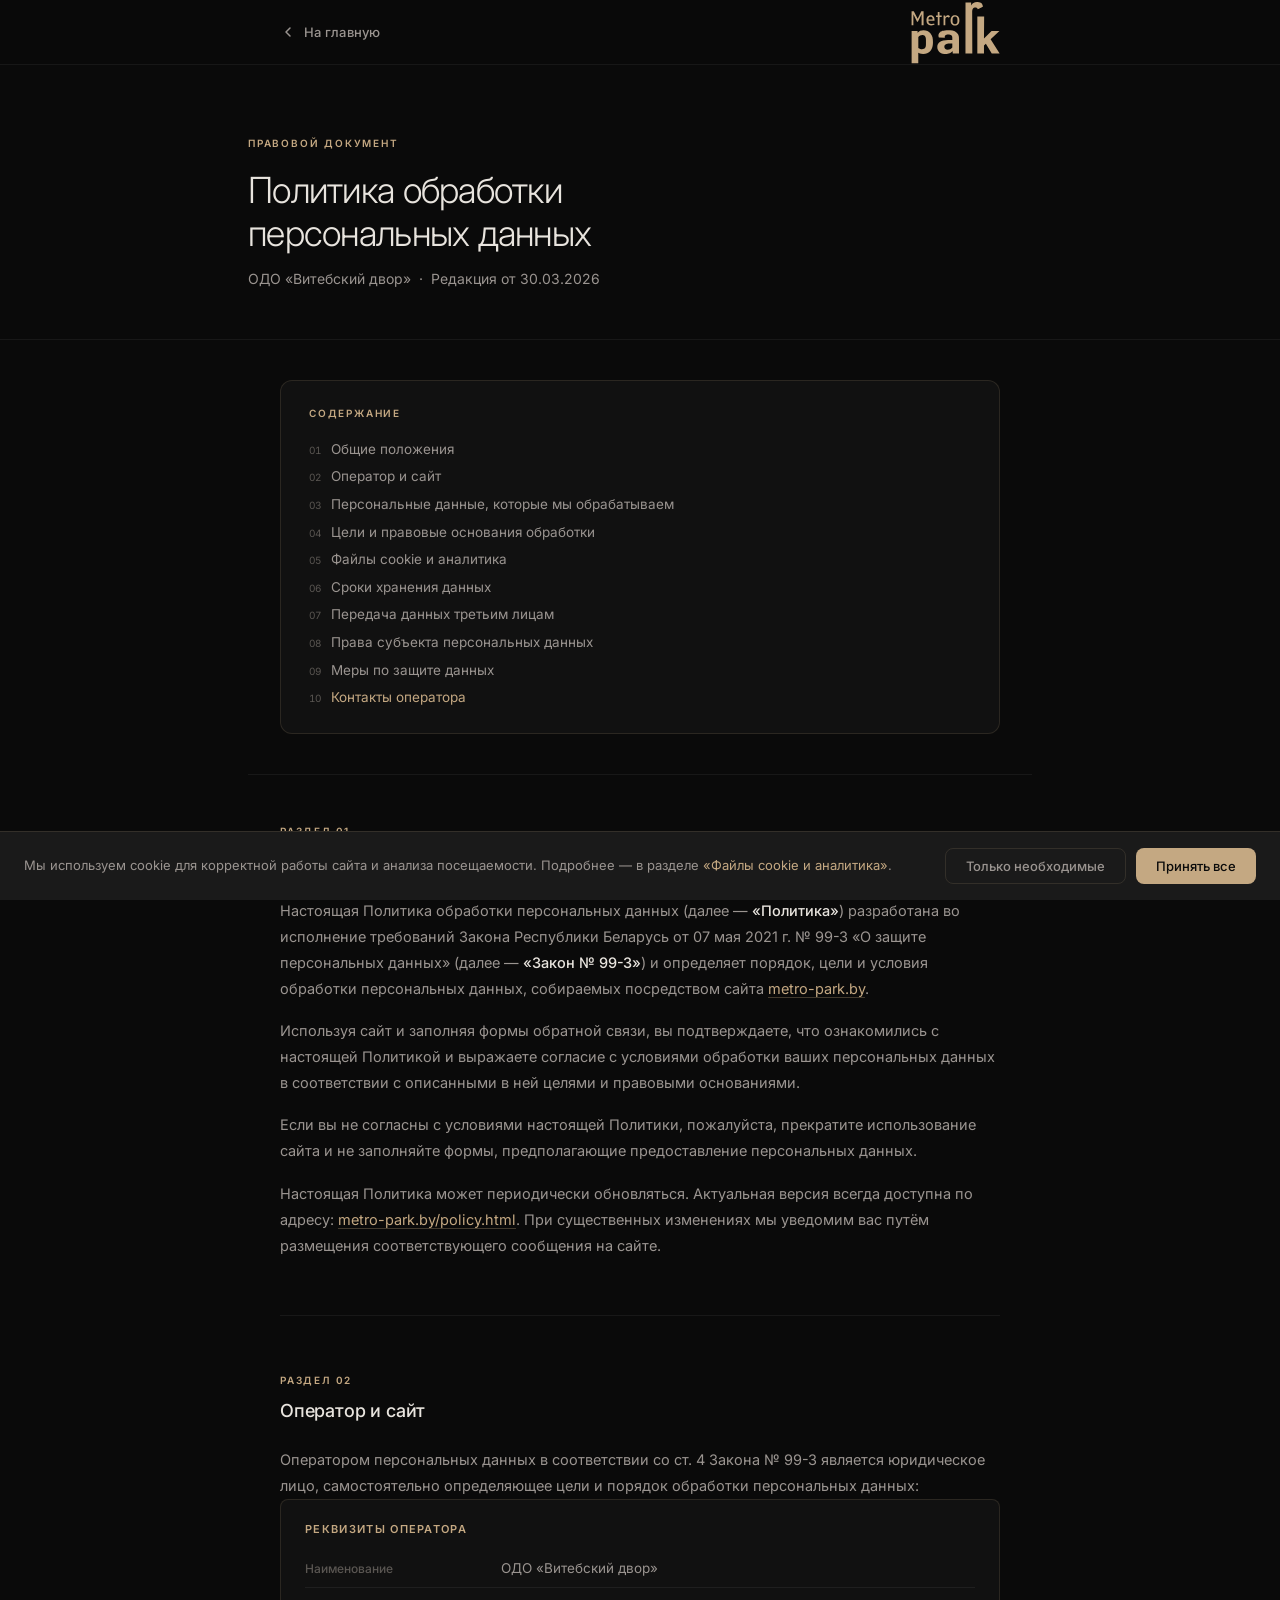
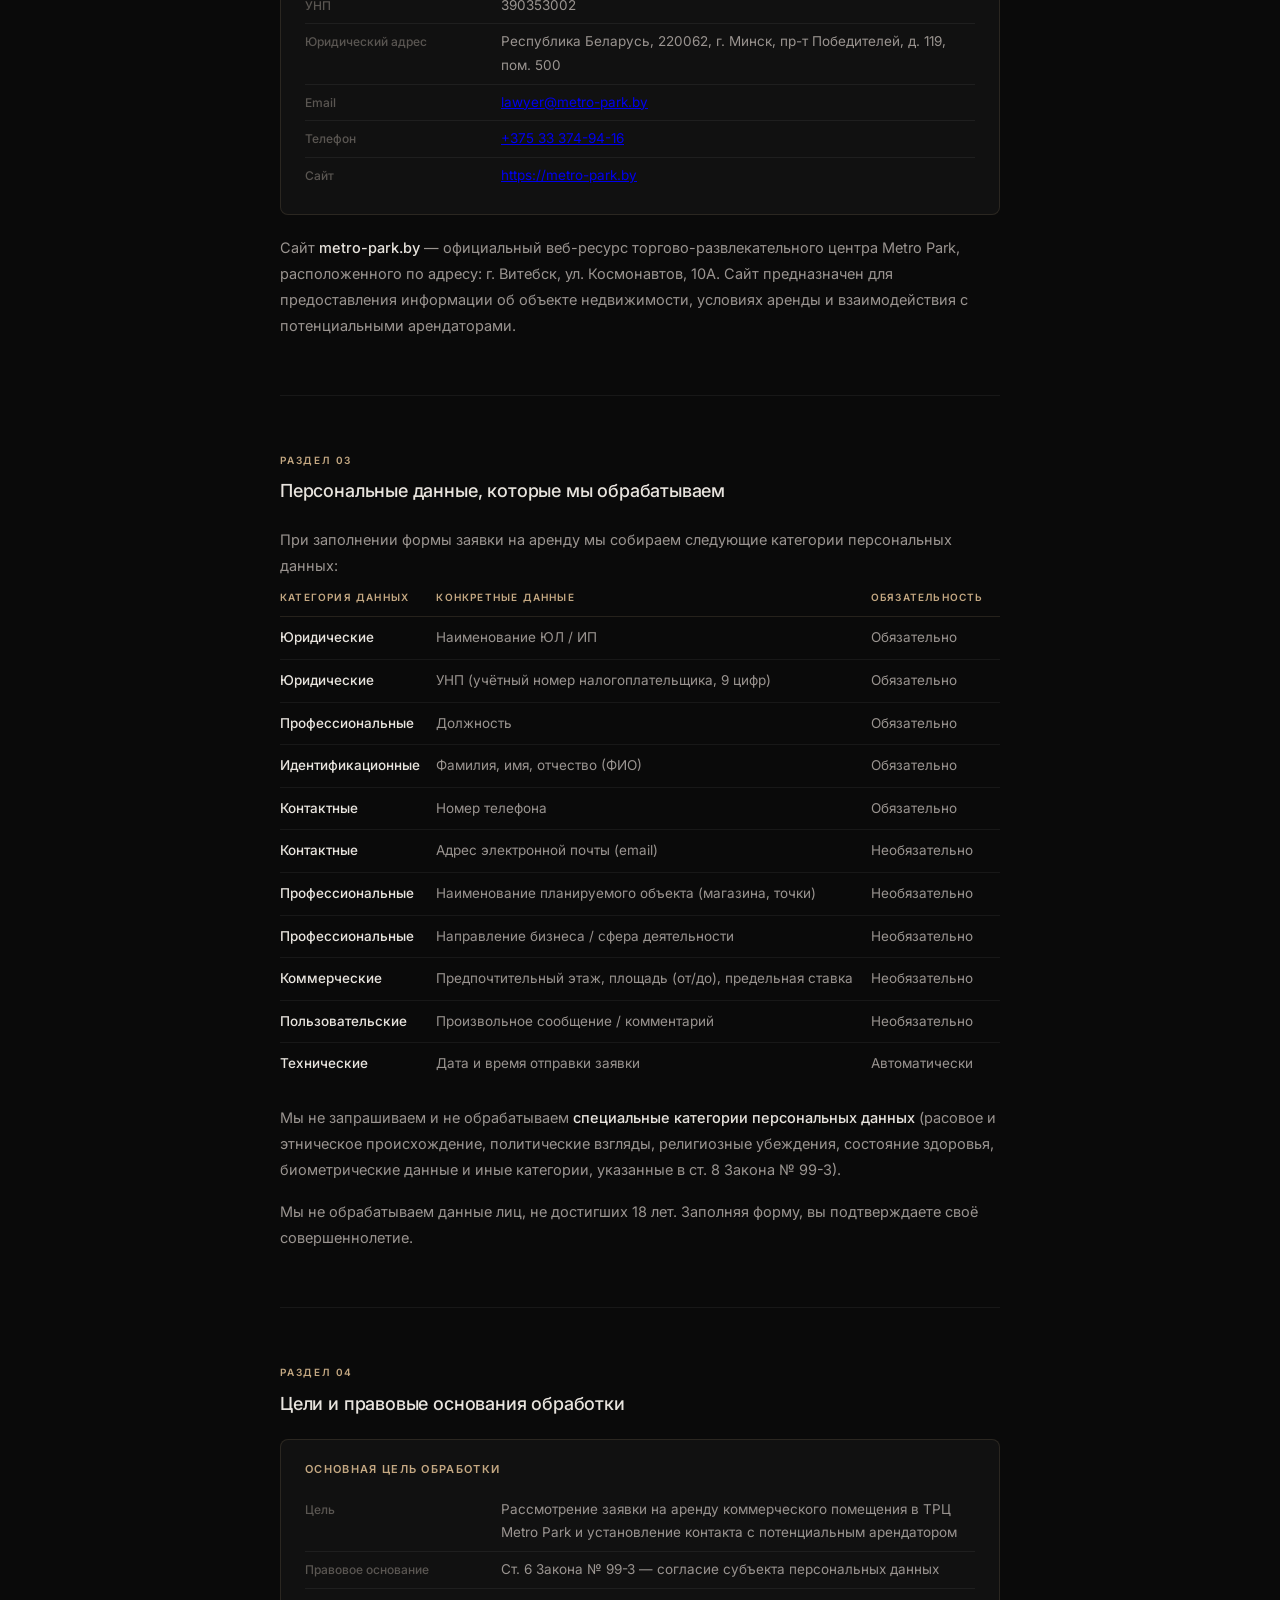
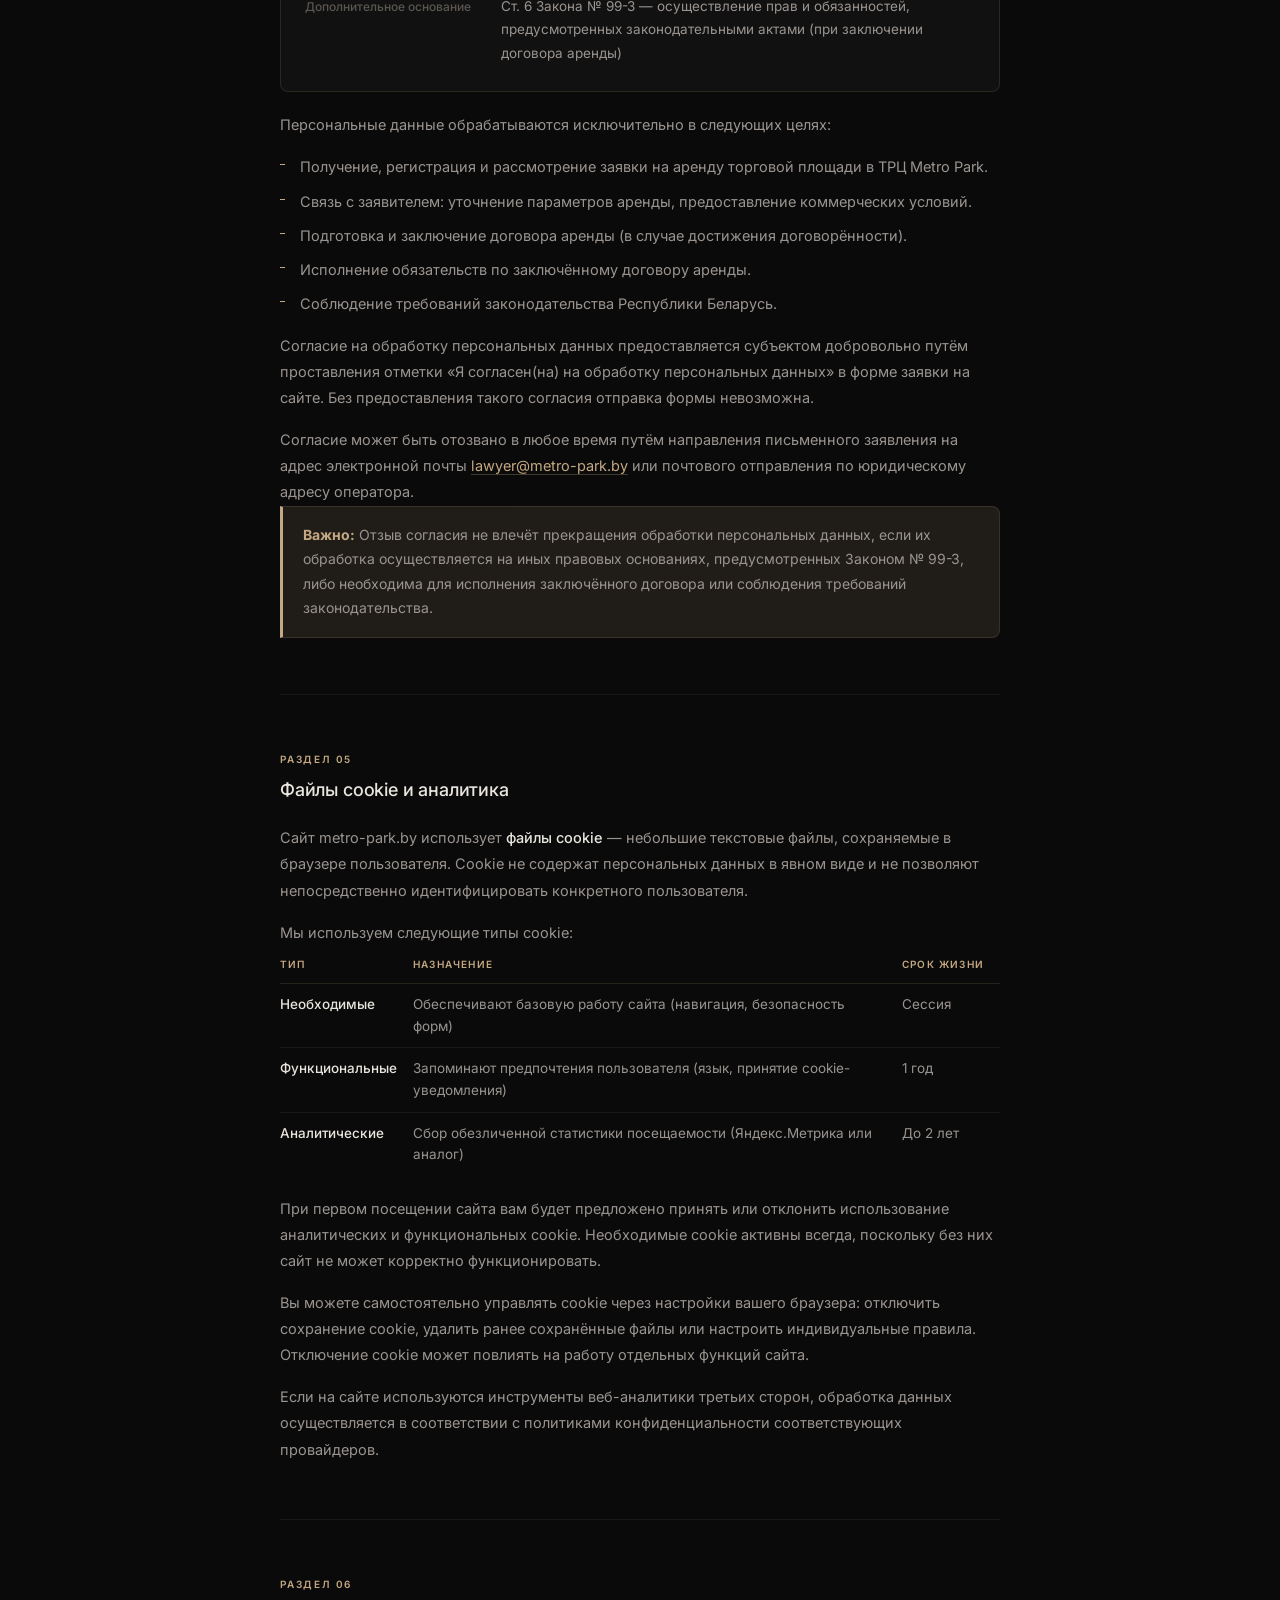
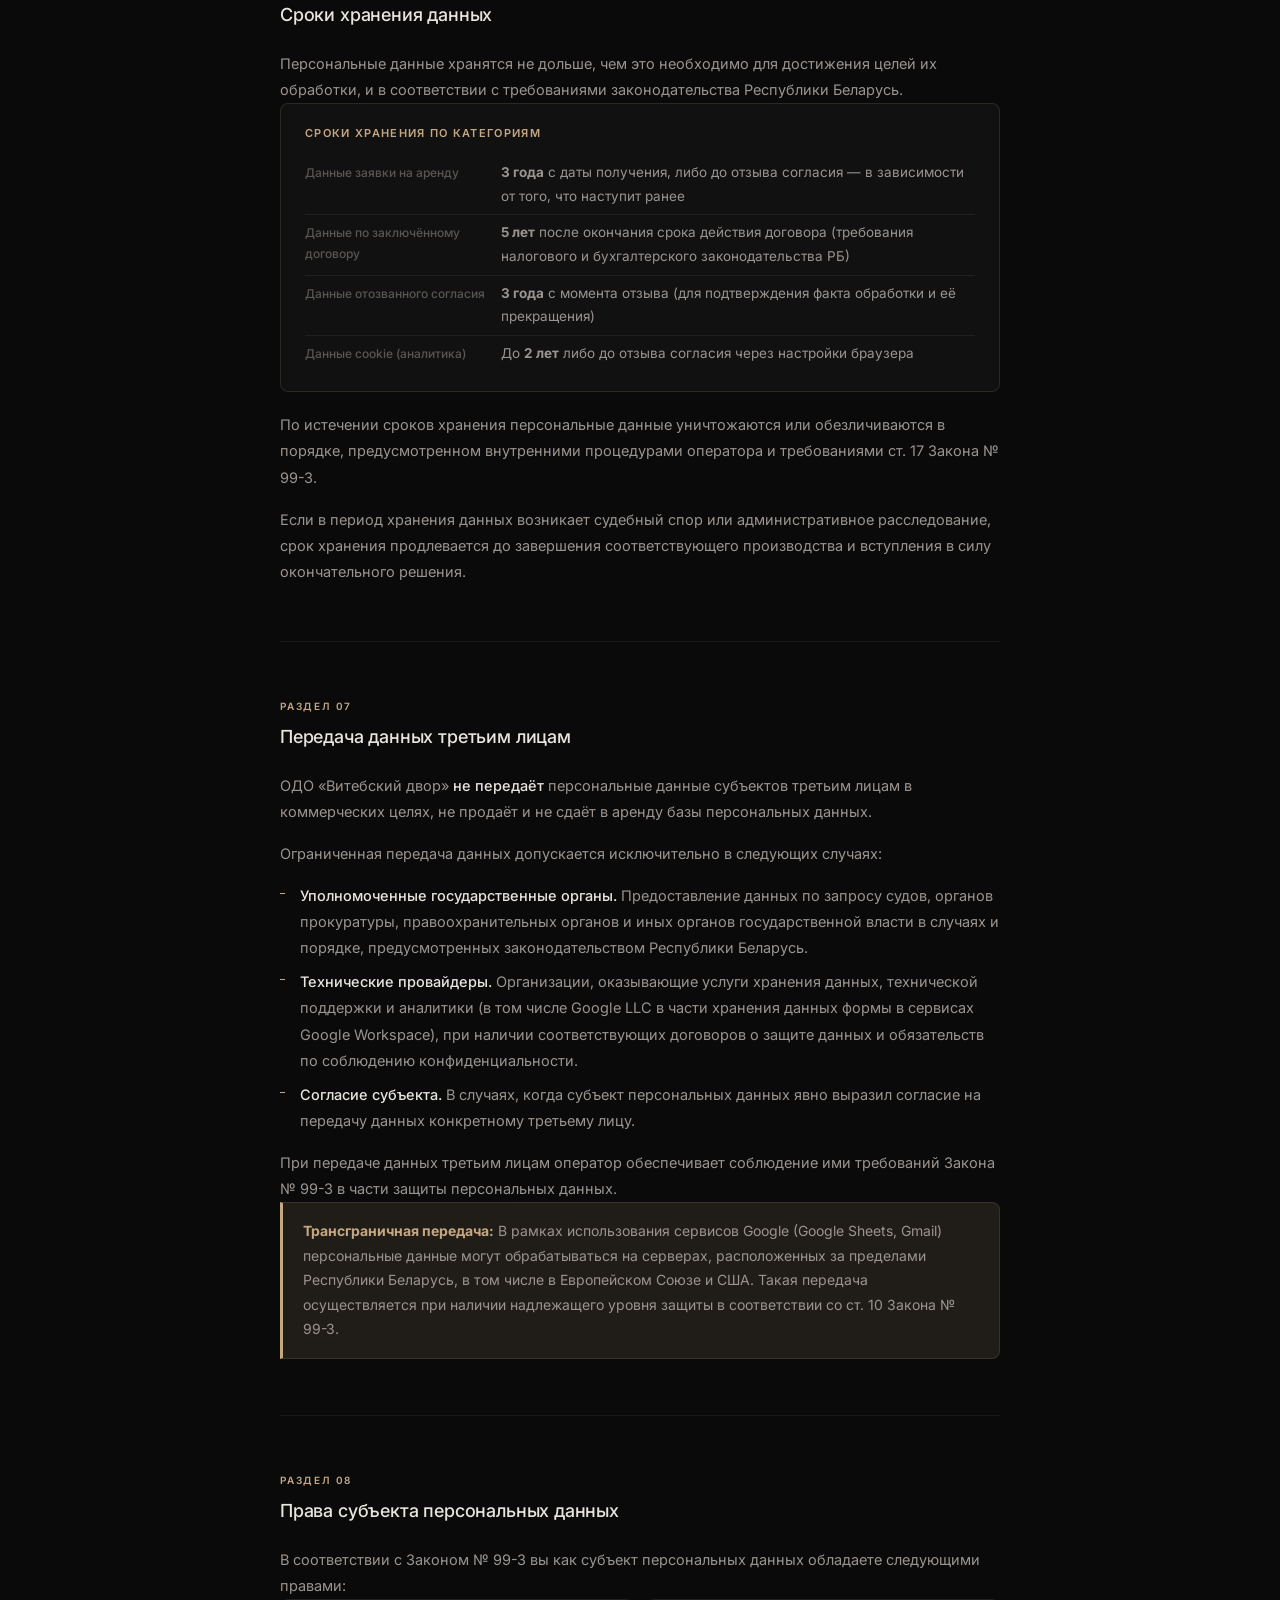
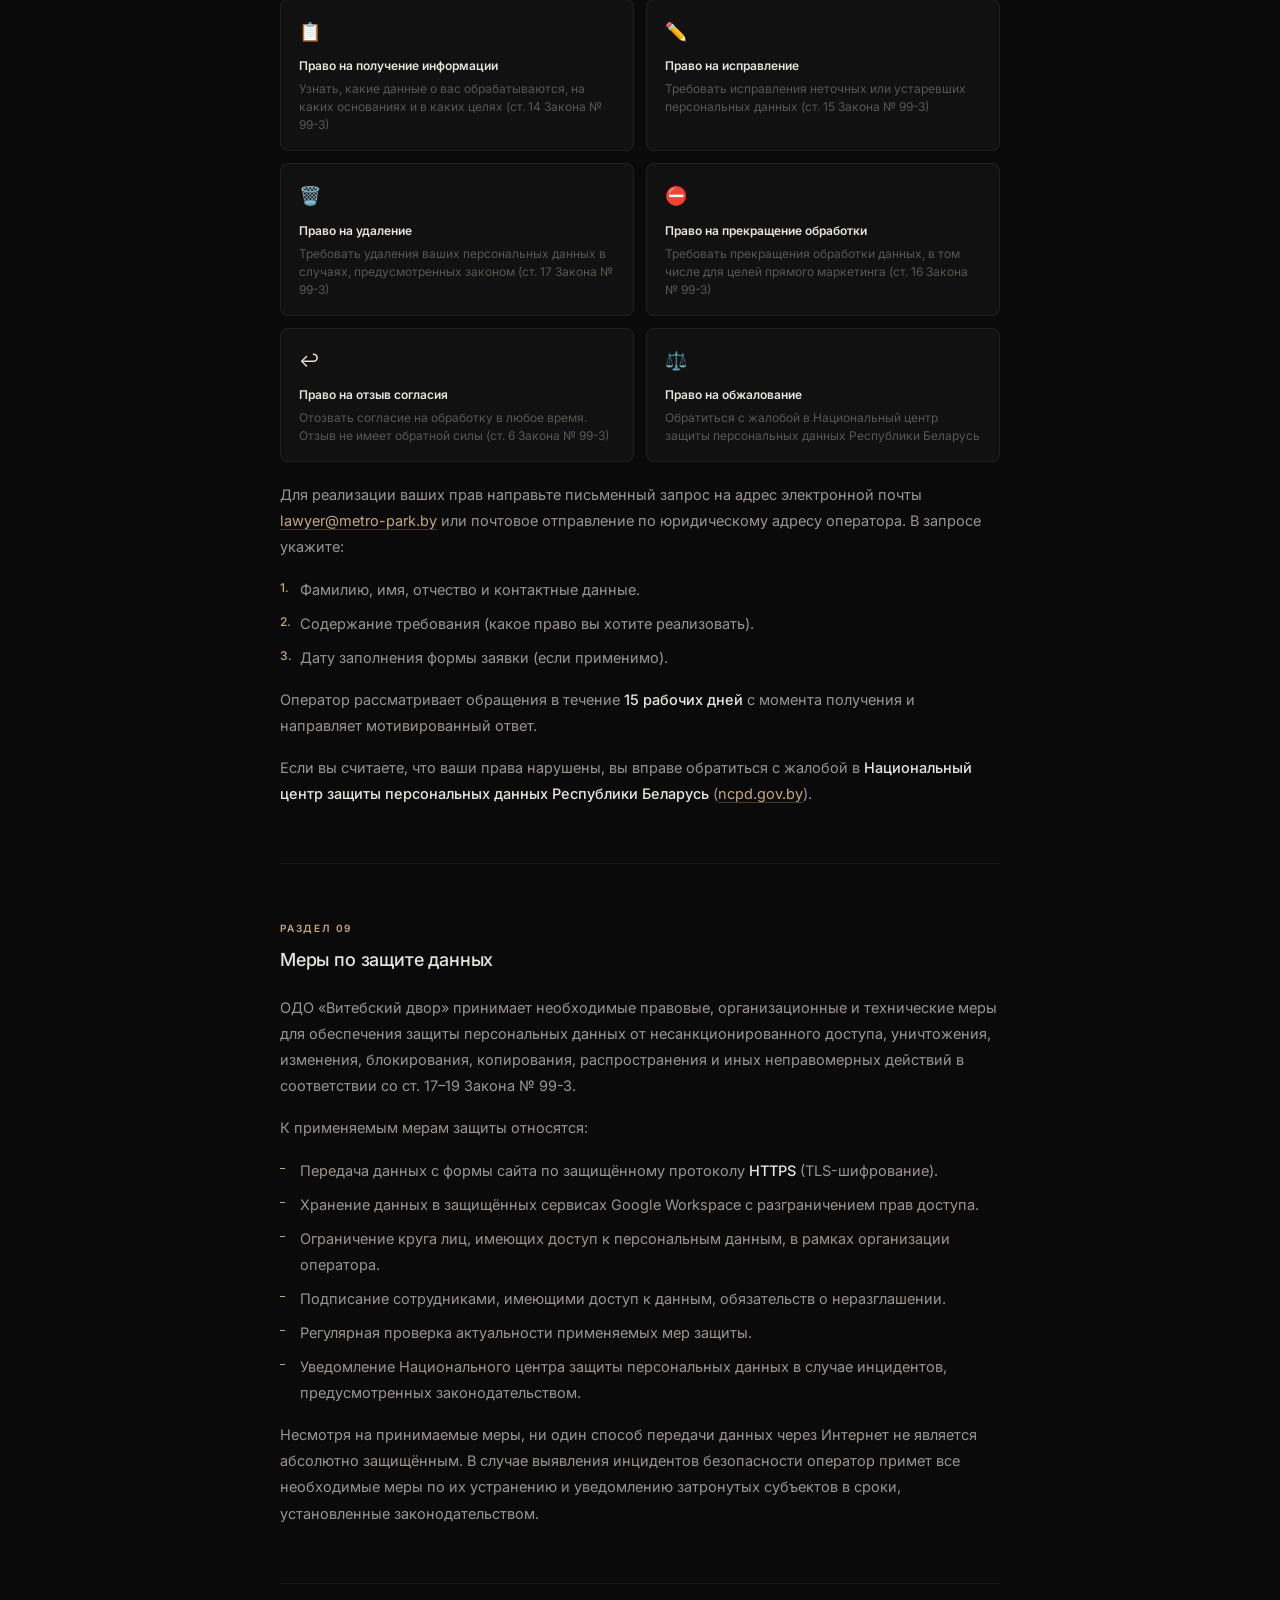
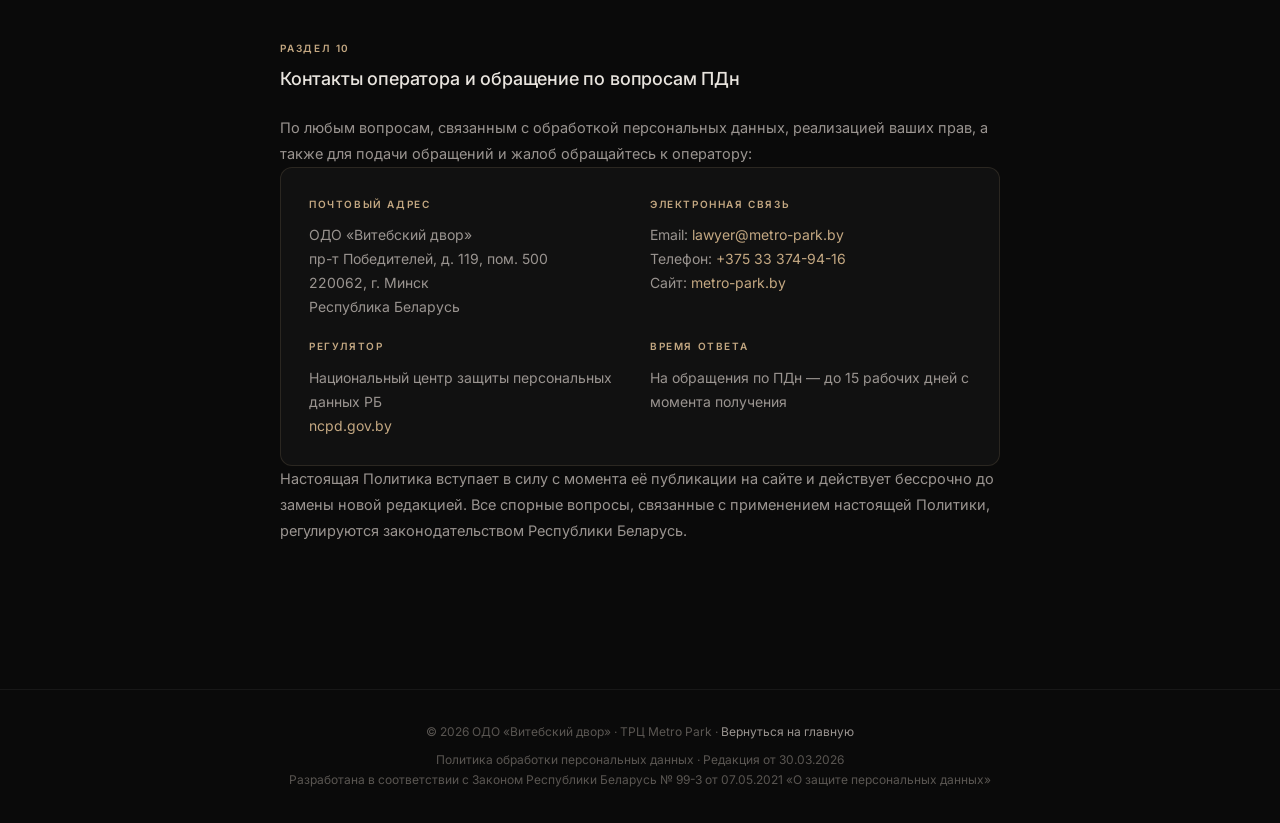
<file: policy.html>
<!DOCTYPE html>
<html lang="ru">
<head>
  <meta charset="UTF-8" />
  <meta name="viewport" content="width=device-width, initial-scale=1.0" />
  <title>Политика конфиденциальности — Metro Park TRC</title>
  <meta name="description" content="Политика обработки персональных данных сайта Metro Park TRC. ОДО «Витебский двор»." />
  <meta name="robots" content="noindex, follow" />
  <link rel="preconnect" href="https://fonts.googleapis.com" />
  <link rel="preconnect" href="https://fonts.gstatic.com" crossorigin />
  <link href="https://fonts.googleapis.com/css2?family=Inter:wght@300;400;500;600&display=swap" rel="stylesheet" />
  <style>
    /* ── Reset & Base ──────────────────────────────────────── */
    *, *::before, *::after { box-sizing: border-box; margin: 0; padding: 0; }

    :root {
      --bg:          #0a0a0a;
      --bg-surface:  #111111;
      --bg-raised:   #1a1a1a;
      --border:      rgba(196, 168, 130, 0.15);
      --border-subtle: rgba(255,255,255,0.06);
      --text:        #e8e4de;
      --text-muted:  #9a9490;
      --text-faint:  #5a5652;
      --accent:      #c4a882;
      --accent-dim:  rgba(196, 168, 130, 0.12);
      --accent-glow: rgba(196, 168, 130, 0.08);

      --font:        'Inter', -apple-system, BlinkMacSystemFont, sans-serif;
      --radius:      8px;
      --radius-lg:   12px;

      --container:   720px;
      --gap:         1.75rem;
    }

    html { scroll-behavior: smooth; }

    body {
      font-family: var(--font);
      background: var(--bg);
      color: var(--text);
      line-height: 1.75;
      font-size: 15px;
      -webkit-font-smoothing: antialiased;
      -moz-osx-font-smoothing: grayscale;
    }

    /* ── Layout ────────────────────────────────────────────── */
    .site-header {
      position: sticky;
      top: 0;
      z-index: 100;
      background: rgba(10, 10, 10, 0.92);
      backdrop-filter: blur(12px);
      -webkit-backdrop-filter: blur(12px);
      border-bottom: 1px solid var(--border-subtle);
    }

    .header-inner {
      max-width: calc(var(--container) + 64px);
      margin: 0 auto;
      padding: 0 32px;
      height: 64px;
      display: flex;
      align-items: center;
      justify-content: space-between;
      gap: 16px;
    }

    .back-link {
      display: inline-flex;
      align-items: center;
      gap: 8px;
      color: var(--text-muted);
      text-decoration: none;
      font-size: 13px;
      font-weight: 500;
      letter-spacing: 0.02em;
      transition: color 0.2s;
    }
    .back-link:hover { color: var(--accent); }
    .back-link svg {
      width: 16px;
      height: 16px;
      flex-shrink: 0;
      transition: transform 0.2s;
    }
    .back-link:hover svg { transform: translateX(-3px); }

    .header-logo {
      display: flex;
      align-items: center;
      gap: 10px;
      text-decoration: none;
    }
    .header-logo-mark {
      /* Полный SVG логотип (viewBox 250×175) — удерживаем ширину, высота авто */
      width: 90px;
      height: auto;
      flex-shrink: 0;
    }

    /* ── Hero ──────────────────────────────────────────────── */
    .doc-hero {
      border-bottom: 1px solid var(--border-subtle);
      padding: 64px 32px 48px;
    }
    .doc-hero-inner {
      max-width: calc(var(--container) + 64px);
      margin: 0 auto;
    }
    .doc-label {
      display: inline-block;
      font-size: 10px;
      font-weight: 600;
      letter-spacing: 0.18em;
      text-transform: uppercase;
      color: var(--accent);
      margin-bottom: 16px;
    }
    .doc-title {
      font-size: clamp(24px, 4vw, 36px);
      font-weight: 300;
      letter-spacing: -0.02em;
      color: var(--text);
      margin-bottom: 12px;
      line-height: 1.2;
    }
    .doc-subtitle {
      font-size: 14px;
      color: var(--text-muted);
      font-weight: 400;
    }

    /* ── TOC ───────────────────────────────────────────────── */
    .toc-wrap {
      max-width: calc(var(--container) + 64px);
      margin: 0 auto;
      padding: 40px 32px;
      border-bottom: 1px solid var(--border-subtle);
    }
    .toc {
      background: var(--bg-surface);
      border: 1px solid var(--border);
      border-radius: var(--radius-lg);
      padding: 24px 28px;
    }
    .toc-heading {
      font-size: 10px;
      font-weight: 600;
      letter-spacing: 0.18em;
      text-transform: uppercase;
      color: var(--accent);
      margin-bottom: 16px;
    }
    .toc-list {
      list-style: none;
      display: grid;
      gap: 6px;
    }
    .toc-list li {
      display: flex;
      align-items: baseline;
      gap: 10px;
    }
    .toc-list li::before {
      content: counter(toc-counter, decimal-leading-zero);
      counter-increment: toc-counter;
      font-size: 10px;
      color: var(--text-faint);
      font-variant-numeric: tabular-nums;
      flex-shrink: 0;
      line-height: 1.8;
    }
    .toc-list { counter-reset: toc-counter; }
    .toc-list a {
      color: var(--text-muted);
      text-decoration: none;
      font-size: 13.5px;
      transition: color 0.2s;
      line-height: 1.6;
    }
    .toc-list a:hover { color: var(--accent); }

    /* ── Main Content ──────────────────────────────────────── */
    .doc-body {
      max-width: calc(var(--container) + 64px);
      margin: 0 auto;
      padding: 0 32px 80px;
    }

    /* ── Section ───────────────────────────────────────────── */
    .section {
      padding-top: 56px;
      border-top: 1px solid var(--border-subtle);
      margin-top: 56px;
    }
    .section:first-child { margin-top: 0; border-top: none; padding-top: 48px; }

    .section-number {
      font-size: 10px;
      font-weight: 600;
      letter-spacing: 0.18em;
      text-transform: uppercase;
      color: var(--accent);
      margin-bottom: 10px;
    }
    .section-title {
      font-size: 18px;
      font-weight: 500;
      letter-spacing: -0.01em;
      color: var(--text);
      margin-bottom: 24px;
      line-height: 1.3;
    }

    /* ── Prose ─────────────────────────────────────────────── */
    .prose p {
      color: var(--text-muted);
      font-size: 14.5px;
      line-height: 1.8;
      margin-bottom: 16px;
    }
    .prose p:last-child { margin-bottom: 0; }
    .prose strong {
      color: var(--text);
      font-weight: 500;
    }
    .prose a {
      color: var(--accent);
      text-decoration: none;
      border-bottom: 1px solid rgba(196,168,130,0.3);
      transition: border-color 0.2s;
    }
    .prose a:hover { border-color: var(--accent); }

    /* ── Lists ─────────────────────────────────────────────── */
    .prose ul, .prose ol {
      color: var(--text-muted);
      font-size: 14.5px;
      line-height: 1.8;
      padding-left: 0;
      margin-bottom: 16px;
      list-style: none;
    }
    .prose ul li, .prose ol li {
      position: relative;
      padding-left: 20px;
      margin-bottom: 8px;
    }
    .prose ul li::before {
      content: '';
      position: absolute;
      left: 0;
      top: 10px;
      width: 5px;
      height: 1px;
      background: var(--accent);
    }
    .prose ol {
      counter-reset: ol-counter;
    }
    .prose ol li {
      counter-increment: ol-counter;
    }
    .prose ol li::before {
      content: counter(ol-counter) '.';
      position: absolute;
      left: 0;
      top: 0;
      color: var(--accent);
      font-size: 12px;
      font-weight: 500;
    }

    /* ── Info Card ─────────────────────────────────────────── */
    .info-card {
      background: var(--bg-surface);
      border: 1px solid var(--border);
      border-radius: var(--radius);
      padding: 20px 24px;
      margin-bottom: 20px;
    }
    .info-card-title {
      font-size: 11px;
      font-weight: 600;
      letter-spacing: 0.12em;
      text-transform: uppercase;
      color: var(--accent);
      margin-bottom: 12px;
    }
    .info-row {
      display: grid;
      grid-template-columns: 180px 1fr;
      gap: 6px 16px;
      align-items: baseline;
      padding: 6px 0;
      border-bottom: 1px solid var(--border-subtle);
    }
    .info-row:last-child { border-bottom: none; }
    .info-label {
      font-size: 12px;
      color: var(--text-faint);
      font-weight: 500;
    }
    .info-value {
      font-size: 13.5px;
      color: var(--text-muted);
    }

    /* ── Data Table ────────────────────────────────────────── */
    .data-table-wrap { overflow-x: auto; margin-bottom: 20px; }
    .data-table {
      width: 100%;
      border-collapse: collapse;
      font-size: 13.5px;
      min-width: 480px;
    }
    .data-table thead tr {
      border-bottom: 1px solid var(--border);
    }
    .data-table th {
      text-align: left;
      padding: 10px 16px 10px 0;
      font-size: 10px;
      font-weight: 600;
      letter-spacing: 0.12em;
      text-transform: uppercase;
      color: var(--accent);
      white-space: nowrap;
    }
    .data-table td {
      padding: 10px 16px 10px 0;
      color: var(--text-muted);
      vertical-align: top;
      border-bottom: 1px solid var(--border-subtle);
      line-height: 1.6;
    }
    .data-table tr:last-child td { border-bottom: none; }
    .data-table td:first-child { color: var(--text); font-weight: 500; }

    /* ── Highlight Box ─────────────────────────────────────── */
    .highlight-box {
      background: var(--accent-dim);
      border: 1px solid var(--border);
      border-left: 3px solid var(--accent);
      border-radius: 0 var(--radius) var(--radius) 0;
      padding: 16px 20px;
      margin-bottom: 20px;
    }
    .highlight-box p {
      color: var(--text-muted) !important;
      font-size: 14px !important;
      margin-bottom: 0 !important;
    }
    .highlight-box strong {
      color: var(--accent) !important;
    }

    /* ── Rights Grid ───────────────────────────────────────── */
    .rights-grid {
      display: grid;
      grid-template-columns: 1fr 1fr;
      gap: 12px;
      margin-bottom: 20px;
    }
    .rights-item {
      background: var(--bg-surface);
      border: 1px solid var(--border-subtle);
      border-radius: var(--radius);
      padding: 16px 18px;
      transition: border-color 0.2s;
    }
    .rights-item:hover { border-color: var(--border); }
    .rights-icon {
      font-size: 18px;
      margin-bottom: 8px;
      display: block;
    }
    .rights-name {
      font-size: 12px;
      font-weight: 600;
      color: var(--text);
      margin-bottom: 4px;
    }
    .rights-desc {
      font-size: 12px;
      color: var(--text-faint);
      line-height: 1.5;
    }

    /* ── Cookie Notice ─────────────────────────────────────── */
    .cookie-bar {
      position: fixed;
      bottom: 0;
      left: 0;
      right: 0;
      z-index: 999;
      background: var(--bg-raised);
      border-top: 1px solid var(--border);
      padding: 16px 24px;
      display: flex;
      align-items: center;
      gap: 24px;
      flex-wrap: wrap;
      transform: translateY(100%);
      transition: transform 0.35s cubic-bezier(0.4, 0, 0.2, 1);
    }
    .cookie-bar.visible { transform: translateY(0); }
    .cookie-bar-text {
      flex: 1;
      min-width: 240px;
      font-size: 13px;
      color: var(--text-muted);
      line-height: 1.5;
    }
    .cookie-bar-text a {
      color: var(--accent);
      text-decoration: none;
    }
    .cookie-bar-actions {
      display: flex;
      gap: 10px;
      flex-shrink: 0;
    }
    .btn {
      display: inline-flex;
      align-items: center;
      justify-content: center;
      padding: 9px 20px;
      border-radius: var(--radius);
      font-size: 13px;
      font-weight: 500;
      font-family: var(--font);
      cursor: pointer;
      border: none;
      transition: background 0.2s, color 0.2s;
      white-space: nowrap;
    }
    .btn-primary {
      background: var(--accent);
      color: #0a0a0a;
    }
    .btn-primary:hover { background: #d4b892; }
    .btn-secondary {
      background: transparent;
      border: 1px solid var(--border);
      color: var(--text-muted);
    }
    .btn-secondary:hover { border-color: var(--accent); color: var(--accent); }

    /* ── Contact Card ──────────────────────────────────────── */
    .contact-card {
      background: var(--bg-surface);
      border: 1px solid var(--border);
      border-radius: var(--radius-lg);
      padding: 28px;
      display: grid;
      grid-template-columns: 1fr 1fr;
      gap: 20px;
    }
    .contact-group-title {
      font-size: 10px;
      font-weight: 600;
      letter-spacing: 0.16em;
      text-transform: uppercase;
      color: var(--accent);
      margin-bottom: 10px;
    }
    .contact-group-value {
      font-size: 14px;
      color: var(--text-muted);
      line-height: 1.7;
    }
    .contact-group-value a {
      color: var(--accent);
      text-decoration: none;
    }
    .contact-group-value a:hover { text-decoration: underline; }

    /* ── Footer ────────────────────────────────────────────── */
    .doc-footer {
      border-top: 1px solid var(--border-subtle);
      margin-top: 64px;
      padding: 32px;
      text-align: center;
    }
    .doc-footer p {
      font-size: 12px;
      color: var(--text-faint);
      line-height: 1.7;
    }
    .doc-footer a {
      color: var(--text-muted);
      text-decoration: none;
    }
    .doc-footer a:hover { color: var(--accent); }

    /* ── Responsive ────────────────────────────────────────── */
    @media (max-width: 640px) {
      .header-inner { padding: 0 16px; }
      .doc-hero { padding: 40px 16px 32px; }
      .toc-wrap { padding: 24px 16px; }
      .doc-body { padding: 0 16px 64px; }
      .doc-footer { padding: 24px 16px; }

      .info-row {
        grid-template-columns: 1fr;
        gap: 2px;
      }
      .info-label { font-size: 11px; }

      .rights-grid { grid-template-columns: 1fr; }

      .contact-card {
        grid-template-columns: 1fr;
        gap: 16px;
        padding: 20px;
      }

      .cookie-bar { padding: 14px 16px; }
      .cookie-bar-text { font-size: 12px; }
    }
  </style>
</head>
<body>

  <!-- ── Header ─────────────────────────────────────────────── -->
  <header class="site-header">
    <div class="header-inner">
      <a href="index.html" class="back-link" aria-label="Вернуться на главную">
        <svg viewBox="0 0 16 16" fill="none" stroke="currentColor" stroke-width="1.5" stroke-linecap="round" stroke-linejoin="round" aria-hidden="true">
          <path d="M10 12L6 8l4-4"/>
        </svg>
        На главную
      </a>
      <a href="index.html" class="header-logo" aria-label="Metro Park">
        <!-- SVG логотип — тот же, что в хедере главной страницы -->
        <svg class="header-logo-mark" viewBox="0 0 250 175" xmlns="http://www.w3.org/2000/svg" aria-hidden="true">
          <path d="M4.5,173.2V83H21v5.4c4.1-4.9,10-7,16.3-7c8.6,0,14.8,3.3,19.3,8.4c6.7,7.6,7.2,16.5,7.2,24.5c0,7.9-0.9,19.1-9.4,26.7c-3.3,2.9-8.9,6.1-17.7,6.1c-8,0-12-2.4-13.7-3.4v29.5H4.5z M23,130.6c3.7,2.7,7.6,3.3,10.1,3.3c4.7,0,7.2-2,8.4-3.4c2.5-3,2.8-7.5,2.8-11.3v-10.5c0-3.2-0.1-7.6-2.5-10.6c-2.4-3-5.8-3.4-7.7-3.4c-4.3,0-8.5,2.4-11,5.1V130.6z" fill="#c4a882"/>
          <path d="M118.6,139.4h-0.5c-6.1,7.2-15.8,7.7-19.3,7.7c-4.9,0-11.2-0.5-16.5-4.8c-3.4-2.9-6.5-7.2-6.5-14.2c0-5.2,1.8-12.2,10.4-16.1c7.1-3.2,19.3-3.5,24.1-3.5h7.2v-6.2c0-1.8-0.1-4.7-2-6.7c-2.3-2.5-6.5-2.7-8.6-2.7c-2.3,0-4.9,0.1-7.1,1.4c-1.1,0.6-3.2,1.9-3.2,5.3c0,1,0.1,1.9,0.3,2.4l-16.7-0.4c-2.8-6.3-1-12.5,4.1-15.8c1.6-1.1,7.3-4.3,22-4.3c6.7,0,17,0.6,23.6,6.5c6.5,5.7,6.2,11.9,6.2,18.2v39.4h-17.5V139.4z M117.6,118h-6c-6.3,0-16.2,0.5-16.2,9.1c0,4.2,2.5,8.2,9.6,8.2c4.9,0,8.7-1.8,12.5-6V118z" fill="#c4a882"/>
          <path d="M169.8,4.5v7.7l1.4-1.9C173,7.8,177.8,3,186.4,3c2.3,0,7.5,0.1,11.2,2.9c2.3,1.8,4.9,5.2,4.8,10.4l-13.9,6.5c-1.1-2.9-3.8-4.7-7.1-4.7c-2.7,0-5.1,1.1-6.3,2.8c-2.3,2.8-2.4,7.6-2.4,9.5c0.1,38.5,0.3,77.1,0.4,115.6c-6.3,0-12.7,0-19,0c0-47.2,0.1-94.3,0.1-141.5H169.8z" fill="#c4a882"/>
          <polygon points="205.5,104.1 226.6,83 248.4,83 223.9,106.3 249,145.6 227.1,145.6 210.7,118.8 205.5,123.5 205.5,145.6 187,145.6 187,43 206,43" fill="#c4a882"/>
          <path d="M4.3,28.4h6.2l10.8,21.2l10.2-21.2h6.2v39.2h-5.5V37L21.9,57.8h-2.3L9.4,37v30.6h-5V28.4z" fill="#c4a882"/>
          <path d="M51.3,55.9c0,3.3,1,5.2,1.9,6.1c1.3,1.4,3.6,2.2,6.2,2.2c1.6,0,2.7-0.2,4.3-0.7c1.2-0.4,2.2-0.8,3.1-1.3l1.6,3.2c-0.8,0.4-2.1,1.1-3.3,1.6c-2.2,0.8-4.4,1.1-6.4,1.1c-4.5,0-7.7-1.9-9.6-3.9c-2.8-3.1-3.3-7.6-3.3-10.7c0-2.7,0.3-6.9,3.1-10.1c1.7-1.9,4.5-3.6,8.3-3.6c3.5,0,6.2,1.3,8,3.3C68,46,68.1,49.6,68.1,54v1.2H51.3V55.9z M62.9,51.6v-1.1c0-1.9,0-4-1.8-5.7c-1.1-1-2.4-1.3-3.9-1.3c-2.1,0-3.4,1-4.1,1.8c-0.8,0.9-1.8,2.6-1.8,5.8v0.6H62.9z" fill="#c4a882"/>
          <path d="M77.1,40.4v-9.6H82v9.6h6.1v3.7H82v23.5h-4.9V44.1h-4.8v-3.7H77.1z" fill="#c4a882"/>
          <path d="M97.8,40.4v4.1c1.1-2,2.4-3,3.6-3.6c1.3-0.7,2.5-1.1,4-1.1c1.8,0,3,0.5,3.9,1.1c0.6,0.4,1.3,1.3,1.6,2.7l-3.6,2.6c-0.2-0.6-0.6-1-1-1.3c-0.6-0.4-1.3-0.7-2.4-0.7c-2,0-3.3,0.9-4,1.7c-1.6,1.7-1.8,4.1-1.8,5.9v15.6h-4.9V40.4H97.8z" fill="#c4a882"/>
          <path d="M133.8,43.4c2.8,3,3.4,7.3,3.4,10.7s-0.6,7.6-3.4,10.7c-1.8,1.9-4.8,3.5-8.8,3.5c-4,0-7-1.6-8.8-3.5c-2.8-3-3.4-7.3-3.4-10.7s0.6-7.6,3.4-10.7c1.8-1.9,4.8-3.5,8.8-3.5C129.1,39.8,132,41.5,133.8,43.4z M131.7,52.8c0-2.6,0-5.4-2-7.5c-0.8-0.8-2.2-1.9-4.7-1.9s-3.9,1-4.7,1.9c-2,2.1-2,4.9-2,7.5v2.5c0,2.6,0,5.4,2,7.5c0.8,0.8,2.2,1.9,4.7,1.9s3.9-1,4.7-1.9c2-2.1,2-4.9,2-7.5V52.8z" fill="#c4a882"/>
        </svg>
      </a>
    </div>
  </header>

  <!-- ── Hero ───────────────────────────────────────────────── -->
  <div class="doc-hero">
    <div class="doc-hero-inner">
      <span class="doc-label">Правовой документ</span>
      <h1 class="doc-title">Политика обработки<br>персональных данных</h1>
      <p class="doc-subtitle">
        ОДО «Витебский двор» &nbsp;·&nbsp; Редакция от 30.03.2026
      </p>
    </div>
  </div>

  <!-- ── Table of Contents ──────────────────────────────────── -->
  <nav class="toc-wrap" aria-label="Содержание">
    <div class="toc">
      <div class="toc-heading">Содержание</div>
      <ol class="toc-list">
        <li><a href="#s1">Общие положения</a></li>
        <li><a href="#s2">Оператор и сайт</a></li>
        <li><a href="#s3">Персональные данные, которые мы обрабатываем</a></li>
        <li><a href="#s4">Цели и правовые основания обработки</a></li>
        <li><a href="#s5">Файлы cookie и аналитика</a></li>
        <li><a href="#s6">Сроки хранения данных</a></li>
        <li><a href="#s7">Передача данных третьим лицам</a></li>
        <li><a href="#s8">Права субъекта персональных данных</a></li>
        <li><a href="#s9">Меры по защите данных</a></li>
        <li><a href="#s10">Контакты оператора</a></li>
      </ol>
    </div>
  </nav>

  <!-- ── Main Document ──────────────────────────────────────── -->
  <main class="doc-body">

    <!-- SECTION 1 -->
    <section class="section" id="s1">
      <div class="section-number">Раздел 01</div>
      <h2 class="section-title">Общие положения</h2>
      <div class="prose">
        <p>
          Настоящая Политика обработки персональных данных (далее — <strong>«Политика»</strong>)
          разработана во исполнение требований Закона Республики Беларусь от 07 мая 2021 г.
          № 99-З «О защите персональных данных» (далее — <strong>«Закон № 99-З»</strong>)
          и определяет порядок, цели и условия обработки персональных данных, собираемых
          посредством сайта <a href="https://metro-park.by" target="_blank" rel="noopener">metro-park.by</a>.
        </p>
        <p>
          Используя сайт и заполняя формы обратной связи, вы подтверждаете, что ознакомились
          с настоящей Политикой и выражаете согласие с условиями обработки ваших персональных данных
          в соответствии с описанными в ней целями и правовыми основаниями.
        </p>
        <p>
          Если вы не согласны с условиями настоящей Политики, пожалуйста, прекратите использование
          сайта и не заполняйте формы, предполагающие предоставление персональных данных.
        </p>
        <p>
          Настоящая Политика может периодически обновляться. Актуальная версия всегда доступна
          по адресу: <a href="https://metro-park.by/policy.html">metro-park.by/policy.html</a>.
          При существенных изменениях мы уведомим вас путём размещения соответствующего
          сообщения на сайте.
        </p>
      </div>
    </section>

    <!-- SECTION 2 -->
    <section class="section" id="s2">
      <div class="section-number">Раздел 02</div>
      <h2 class="section-title">Оператор и сайт</h2>
      <div class="prose">
        <p>
          Оператором персональных данных в соответствии со ст. 4 Закона № 99-З является
          юридическое лицо, самостоятельно определяющее цели и порядок обработки
          персональных данных:
        </p>
      </div>

      <div class="info-card">
        <div class="info-card-title">Реквизиты оператора</div>
        <div class="info-row">
          <span class="info-label">Наименование</span>
          <span class="info-value">ОДО «Витебский двор»</span>
        </div>
        <div class="info-row">
          <span class="info-label">УНП</span>
          <span class="info-value">390353002</span>
        </div>
        <div class="info-row">
          <span class="info-label">Юридический адрес</span>
          <span class="info-value">Республика Беларусь, 220062, г. Минск, пр-т Победителей, д. 119, пом. 500</span>
        </div>
        <div class="info-row">
          <span class="info-label">Email</span>
          <span class="info-value"><a href="mailto:lawyer@metro-park.by">lawyer@metro-park.by</a></span>
        </div>
        <div class="info-row">
          <span class="info-label">Телефон</span>
          <span class="info-value"><a href="tel:+375333749416">+375 33 374-94-16</a></span>
        </div>
        <div class="info-row">
          <span class="info-label">Сайт</span>
          <span class="info-value"><a href="https://metro-park.by" target="_blank" rel="noopener">https://metro-park.by</a></span>
        </div>
      </div>

      <div class="prose">
        <p>
          Сайт <strong>metro-park.by</strong> — официальный веб-ресурс торгово-развлекательного
          центра Metro Park, расположенного по адресу: г. Витебск, ул. Космонавтов, 10А.
          Сайт предназначен для предоставления информации об объекте недвижимости,
          условиях аренды и взаимодействия с потенциальными арендаторами.
        </p>
      </div>
    </section>

    <!-- SECTION 3 -->
    <section class="section" id="s3">
      <div class="section-number">Раздел 03</div>
      <h2 class="section-title">Персональные данные, которые мы обрабатываем</h2>
      <div class="prose">
        <p>
          При заполнении формы заявки на аренду мы собираем следующие категории
          персональных данных:
        </p>
      </div>

      <div class="data-table-wrap">
        <table class="data-table">
          <thead>
            <tr>
              <th>Категория данных</th>
              <th>Конкретные данные</th>
              <th>Обязательность</th>
            </tr>
          </thead>
          <tbody>
            <tr>
              <td>Юридические</td>
              <td>Наименование ЮЛ / ИП</td>
              <td>Обязательно</td>
            </tr>
            <tr>
              <td>Юридические</td>
              <td>УНП (учётный номер налогоплательщика, 9 цифр)</td>
              <td>Обязательно</td>
            </tr>
            <tr>
              <td>Профессиональные</td>
              <td>Должность</td>
              <td>Обязательно</td>
            </tr>
            <tr>
              <td>Идентификационные</td>
              <td>Фамилия, имя, отчество (ФИО)</td>
              <td>Обязательно</td>
            </tr>
            <tr>
              <td>Контактные</td>
              <td>Номер телефона</td>
              <td>Обязательно</td>
            </tr>
            <tr>
              <td>Контактные</td>
              <td>Адрес электронной почты (email)</td>
              <td>Необязательно</td>
            </tr>
            <tr>
              <td>Профессиональные</td>
              <td>Наименование планируемого объекта (магазина, точки)</td>
              <td>Необязательно</td>
            </tr>
            <tr>
              <td>Профессиональные</td>
              <td>Направление бизнеса / сфера деятельности</td>
              <td>Необязательно</td>
            </tr>
            <tr>
              <td>Коммерческие</td>
              <td>Предпочтительный этаж, площадь (от/до), предельная ставка</td>
              <td>Необязательно</td>
            </tr>
            <tr>
              <td>Пользовательские</td>
              <td>Произвольное сообщение / комментарий</td>
              <td>Необязательно</td>
            </tr>
            <tr>
              <td>Технические</td>
              <td>Дата и время отправки заявки</td>
              <td>Автоматически</td>
            </tr>
          </tbody>
        </table>
      </div>

      <div class="prose">
        <p>
          Мы не запрашиваем и не обрабатываем <strong>специальные категории персональных данных</strong>
          (расовое и этническое происхождение, политические взгляды, религиозные убеждения,
          состояние здоровья, биометрические данные и иные категории, указанные в ст. 8 Закона № 99-З).
        </p>
        <p>
          Мы не обрабатываем данные лиц, не достигших 18 лет. Заполняя форму, вы подтверждаете
          своё совершеннолетие.
        </p>
      </div>
    </section>

    <!-- SECTION 4 -->
    <section class="section" id="s4">
      <div class="section-number">Раздел 04</div>
      <h2 class="section-title">Цели и правовые основания обработки</h2>

      <div class="info-card">
        <div class="info-card-title">Основная цель обработки</div>
        <div class="info-row">
          <span class="info-label">Цель</span>
          <span class="info-value">Рассмотрение заявки на аренду коммерческого помещения в ТРЦ Metro Park и установление контакта с потенциальным арендатором</span>
        </div>
        <div class="info-row">
          <span class="info-label">Правовое основание</span>
          <span class="info-value">Ст. 6 Закона № 99-З — согласие субъекта персональных данных</span>
        </div>
        <div class="info-row">
          <span class="info-label">Дополнительное основание</span>
          <span class="info-value">Ст. 6 Закона № 99-З — осуществление прав и обязанностей, предусмотренных законодательными актами (при заключении договора аренды)</span>
        </div>
      </div>

      <div class="prose">
        <p>
          Персональные данные обрабатываются исключительно в следующих целях:
        </p>
        <ul>
          <li>Получение, регистрация и рассмотрение заявки на аренду торговой площади в ТРЦ Metro Park.</li>
          <li>Связь с заявителем: уточнение параметров аренды, предоставление коммерческих условий.</li>
          <li>Подготовка и заключение договора аренды (в случае достижения договорённости).</li>
          <li>Исполнение обязательств по заключённому договору аренды.</li>
          <li>Соблюдение требований законодательства Республики Беларусь.</li>
        </ul>
        <p>
          Согласие на обработку персональных данных предоставляется субъектом добровольно путём
          проставления отметки «Я согласен(на) на обработку персональных данных» в форме заявки
          на сайте. Без предоставления такого согласия отправка формы невозможна.
        </p>
        <p>
          Согласие может быть отозвано в любое время путём направления письменного заявления
          на адрес электронной почты <a href="mailto:lawyer@metro-park.by">lawyer@metro-park.by</a>
          или почтового отправления по юридическому адресу оператора.
        </p>
      </div>

      <div class="highlight-box">
        <p>
          <strong>Важно:</strong> Отзыв согласия не влечёт прекращения обработки персональных данных,
          если их обработка осуществляется на иных правовых основаниях, предусмотренных Законом № 99-З,
          либо необходима для исполнения заключённого договора или соблюдения требований законодательства.
        </p>
      </div>
    </section>

    <!-- SECTION 5 -->
    <section class="section" id="s5">
      <div class="section-number">Раздел 05</div>
      <h2 class="section-title">Файлы cookie и аналитика</h2>
      <div class="prose">
        <p>
          Сайт metro-park.by использует <strong>файлы cookie</strong> — небольшие текстовые файлы,
          сохраняемые в браузере пользователя. Cookie не содержат персональных данных в явном виде
          и не позволяют непосредственно идентифицировать конкретного пользователя.
        </p>

        <p>Мы используем следующие типы cookie:</p>
      </div>

      <div class="data-table-wrap">
        <table class="data-table">
          <thead>
            <tr>
              <th>Тип</th>
              <th>Назначение</th>
              <th>Срок жизни</th>
            </tr>
          </thead>
          <tbody>
            <tr>
              <td>Необходимые</td>
              <td>Обеспечивают базовую работу сайта (навигация, безопасность форм)</td>
              <td>Сессия</td>
            </tr>
            <tr>
              <td>Функциональные</td>
              <td>Запоминают предпочтения пользователя (язык, принятие cookie-уведомления)</td>
              <td>1 год</td>
            </tr>
            <tr>
              <td>Аналитические</td>
              <td>Сбор обезличенной статистики посещаемости (Яндекс.Метрика или аналог)</td>
              <td>До 2 лет</td>
            </tr>
          </tbody>
        </table>
      </div>

      <div class="prose">
        <p>
          При первом посещении сайта вам будет предложено принять или отклонить использование
          аналитических и функциональных cookie. Необходимые cookie активны всегда, поскольку
          без них сайт не может корректно функционировать.
        </p>
        <p>
          Вы можете самостоятельно управлять cookie через настройки вашего браузера:
          отключить сохранение cookie, удалить ранее сохранённые файлы или настроить
          индивидуальные правила. Отключение cookie может повлиять на работу отдельных
          функций сайта.
        </p>
        <p>
          Если на сайте используются инструменты веб-аналитики третьих сторон, обработка
          данных осуществляется в соответствии с политиками конфиденциальности соответствующих
          провайдеров.
        </p>
      </div>
    </section>

    <!-- SECTION 6 -->
    <section class="section" id="s6">
      <div class="section-number">Раздел 06</div>
      <h2 class="section-title">Сроки хранения данных</h2>
      <div class="prose">
        <p>
          Персональные данные хранятся не дольше, чем это необходимо для достижения
          целей их обработки, и в соответствии с требованиями законодательства
          Республики Беларусь.
        </p>
      </div>

      <div class="info-card">
        <div class="info-card-title">Сроки хранения по категориям</div>
        <div class="info-row">
          <span class="info-label">Данные заявки на аренду</span>
          <span class="info-value"><strong>3 года</strong> с даты получения, либо до отзыва согласия — в зависимости от того, что наступит ранее</span>
        </div>
        <div class="info-row">
          <span class="info-label">Данные по заключённому договору</span>
          <span class="info-value"><strong>5 лет</strong> после окончания срока действия договора (требования налогового и бухгалтерского законодательства РБ)</span>
        </div>
        <div class="info-row">
          <span class="info-label">Данные отозванного согласия</span>
          <span class="info-value"><strong>3 года</strong> с момента отзыва (для подтверждения факта обработки и её прекращения)</span>
        </div>
        <div class="info-row">
          <span class="info-label">Данные cookie (аналитика)</span>
          <span class="info-value">До <strong>2 лет</strong> либо до отзыва согласия через настройки браузера</span>
        </div>
      </div>

      <div class="prose">
        <p>
          По истечении сроков хранения персональные данные уничтожаются или обезличиваются
          в порядке, предусмотренном внутренними процедурами оператора и требованиями
          ст. 17 Закона № 99-З.
        </p>
        <p>
          Если в период хранения данных возникает судебный спор или административное
          расследование, срок хранения продлевается до завершения соответствующего производства
          и вступления в силу окончательного решения.
        </p>
      </div>
    </section>

    <!-- SECTION 7 -->
    <section class="section" id="s7">
      <div class="section-number">Раздел 07</div>
      <h2 class="section-title">Передача данных третьим лицам</h2>
      <div class="prose">
        <p>
          ОДО «Витебский двор» <strong>не передаёт</strong> персональные данные субъектов
          третьим лицам в коммерческих целях, не продаёт и не сдаёт в аренду
          базы персональных данных.
        </p>
        <p>
          Ограниченная передача данных допускается исключительно в следующих случаях:
        </p>
        <ul>
          <li>
            <strong>Уполномоченные государственные органы.</strong>
            Предоставление данных по запросу судов, органов прокуратуры, правоохранительных органов
            и иных органов государственной власти в случаях и порядке, предусмотренных
            законодательством Республики Беларусь.
          </li>
          <li>
            <strong>Технические провайдеры.</strong>
            Организации, оказывающие услуги хранения данных, технической поддержки и
            аналитики (в том числе Google LLC в части хранения данных формы в сервисах
            Google Workspace), при наличии соответствующих договоров о защите данных
            и обязательств по соблюдению конфиденциальности.
          </li>
          <li>
            <strong>Согласие субъекта.</strong>
            В случаях, когда субъект персональных данных явно выразил согласие на
            передачу данных конкретному третьему лицу.
          </li>
        </ul>
        <p>
          При передаче данных третьим лицам оператор обеспечивает соблюдение ими
          требований Закона № 99-З в части защиты персональных данных.
        </p>
      </div>

      <div class="highlight-box">
        <p>
          <strong>Трансграничная передача:</strong> В рамках использования сервисов Google
          (Google Sheets, Gmail) персональные данные могут обрабатываться на серверах,
          расположенных за пределами Республики Беларусь, в том числе в Европейском Союзе
          и США. Такая передача осуществляется при наличии надлежащего уровня защиты
          в соответствии со ст. 10 Закона № 99-З.
        </p>
      </div>
    </section>

    <!-- SECTION 8 -->
    <section class="section" id="s8">
      <div class="section-number">Раздел 08</div>
      <h2 class="section-title">Права субъекта персональных данных</h2>
      <div class="prose">
        <p>
          В соответствии с Законом № 99-З вы как субъект персональных данных обладаете
          следующими правами:
        </p>
      </div>

      <div class="rights-grid">
        <div class="rights-item">
          <span class="rights-icon">📋</span>
          <div class="rights-name">Право на получение информации</div>
          <div class="rights-desc">Узнать, какие данные о вас обрабатываются, на каких основаниях и в каких целях (ст. 14 Закона № 99-З)</div>
        </div>
        <div class="rights-item">
          <span class="rights-icon">✏️</span>
          <div class="rights-name">Право на исправление</div>
          <div class="rights-desc">Требовать исправления неточных или устаревших персональных данных (ст. 15 Закона № 99-З)</div>
        </div>
        <div class="rights-item">
          <span class="rights-icon">🗑️</span>
          <div class="rights-name">Право на удаление</div>
          <div class="rights-desc">Требовать удаления ваших персональных данных в случаях, предусмотренных законом (ст. 17 Закона № 99-З)</div>
        </div>
        <div class="rights-item">
          <span class="rights-icon">⛔</span>
          <div class="rights-name">Право на прекращение обработки</div>
          <div class="rights-desc">Требовать прекращения обработки данных, в том числе для целей прямого маркетинга (ст. 16 Закона № 99-З)</div>
        </div>
        <div class="rights-item">
          <span class="rights-icon">↩️</span>
          <div class="rights-name">Право на отзыв согласия</div>
          <div class="rights-desc">Отозвать согласие на обработку в любое время. Отзыв не имеет обратной силы (ст. 6 Закона № 99-З)</div>
        </div>
        <div class="rights-item">
          <span class="rights-icon">⚖️</span>
          <div class="rights-name">Право на обжалование</div>
          <div class="rights-desc">Обратиться с жалобой в Национальный центр защиты персональных данных Республики Беларусь</div>
        </div>
      </div>

      <div class="prose">
        <p>
          Для реализации ваших прав направьте письменный запрос на адрес электронной почты
          <a href="mailto:lawyer@metro-park.by">lawyer@metro-park.by</a> или почтовое
          отправление по юридическому адресу оператора. В запросе укажите:
        </p>
        <ol>
          <li>Фамилию, имя, отчество и контактные данные.</li>
          <li>Содержание требования (какое право вы хотите реализовать).</li>
          <li>Дату заполнения формы заявки (если применимо).</li>
        </ol>
        <p>
          Оператор рассматривает обращения в течение <strong>15 рабочих дней</strong>
          с момента получения и направляет мотивированный ответ.
        </p>
        <p>
          Если вы считаете, что ваши права нарушены, вы вправе обратиться с жалобой в
          <strong>Национальный центр защиты персональных данных Республики Беларусь</strong>
          (<a href="https://ncpd.gov.by" target="_blank" rel="noopener">ncpd.gov.by</a>).
        </p>
      </div>
    </section>

    <!-- SECTION 9 -->
    <section class="section" id="s9">
      <div class="section-number">Раздел 09</div>
      <h2 class="section-title">Меры по защите данных</h2>
      <div class="prose">
        <p>
          ОДО «Витебский двор» принимает необходимые правовые, организационные и технические меры
          для обеспечения защиты персональных данных от несанкционированного доступа,
          уничтожения, изменения, блокирования, копирования, распространения и иных
          неправомерных действий в соответствии со ст. 17–19 Закона № 99-З.
        </p>
        <p>К применяемым мерам защиты относятся:</p>
        <ul>
          <li>Передача данных с формы сайта по защищённому протоколу <strong>HTTPS</strong> (TLS-шифрование).</li>
          <li>Хранение данных в защищённых сервисах Google Workspace с разграничением прав доступа.</li>
          <li>Ограничение круга лиц, имеющих доступ к персональным данным, в рамках организации оператора.</li>
          <li>Подписание сотрудниками, имеющими доступ к данным, обязательств о неразглашении.</li>
          <li>Регулярная проверка актуальности применяемых мер защиты.</li>
          <li>Уведомление Национального центра защиты персональных данных в случае инцидентов, предусмотренных законодательством.</li>
        </ul>
        <p>
          Несмотря на принимаемые меры, ни один способ передачи данных через Интернет
          не является абсолютно защищённым. В случае выявления инцидентов безопасности
          оператор примет все необходимые меры по их устранению и уведомлению затронутых
          субъектов в сроки, установленные законодательством.
        </p>
      </div>
    </section>

    <!-- SECTION 10 -->
    <section class="section" id="s10">
      <div class="section-number">Раздел 10</div>
      <h2 class="section-title">Контакты оператора и обращение по вопросам ПДн</h2>
      <div class="prose">
        <p>
          По любым вопросам, связанным с обработкой персональных данных, реализацией ваших прав,
          а также для подачи обращений и жалоб обращайтесь к оператору:
        </p>
      </div>

      <div class="contact-card">
        <div>
          <div class="contact-group-title">Почтовый адрес</div>
          <div class="contact-group-value">
            ОДО «Витебский двор»<br>
            пр-т Победителей, д. 119, пом. 500<br>
            220062, г. Минск<br>
            Республика Беларусь
          </div>
        </div>
        <div>
          <div class="contact-group-title">Электронная связь</div>
          <div class="contact-group-value">
            Email: <a href="mailto:lawyer@metro-park.by">lawyer@metro-park.by</a><br>
            Телефон: <a href="tel:+375333749416">+375 33 374-94-16</a><br>
            Сайт: <a href="https://metro-park.by" target="_blank" rel="noopener">metro-park.by</a>
          </div>
        </div>
        <div>
          <div class="contact-group-title">Регулятор</div>
          <div class="contact-group-value">
            Национальный центр защиты персональных данных РБ<br>
            <a href="https://ncpd.gov.by" target="_blank" rel="noopener">ncpd.gov.by</a>
          </div>
        </div>
        <div>
          <div class="contact-group-title">Время ответа</div>
          <div class="contact-group-value">
            На обращения по ПДн — до 15 рабочих дней с момента получения
          </div>
        </div>
      </div>

      <div class="prose">
        <p>
          Настоящая Политика вступает в силу с момента её публикации на сайте и действует
          бессрочно до замены новой редакцией. Все спорные вопросы, связанные с применением
          настоящей Политики, регулируются законодательством Республики Беларусь.
        </p>
      </div>
    </section>

  </main>

  <!-- ── Footer ──────────────────────────────────────────────── -->
  <footer class="doc-footer">
    <p>
      © 2026 ОДО «Витебский двор» · ТРЦ Metro Park ·
      <a href="index.html">Вернуться на главную</a>
    </p>
    <p style="margin-top:8px;">
      Политика обработки персональных данных · Редакция от 30.03.2026<br>
      Разработана в соответствии с Законом Республики Беларусь № 99-З от 07.05.2021
      «О защите персональных данных»
    </p>
  </footer>

  <!-- ── Cookie Consent Bar ───────────────────────────────────── -->
  <div class="cookie-bar" id="cookieBar" role="region" aria-label="Уведомление об использовании cookie">
    <p class="cookie-bar-text">
      Мы используем cookie для корректной работы сайта и анализа посещаемости.
      Подробнее — в разделе
      <a href="#s5" onclick="document.getElementById('cookieBar').classList.remove('visible');">«Файлы cookie и аналитика»</a>.
    </p>
    <div class="cookie-bar-actions">
      <button class="btn btn-secondary" onclick="rejectCookies()" type="button">Только необходимые</button>
      <button class="btn btn-primary" onclick="acceptCookies()" type="button">Принять все</button>
    </div>
  </div>

  <script>
    // ── Cookie consent logic ───────────────────────────────────
    (function() {
      var consent = document.cookie.indexOf('mp_cookie_consent=') !== -1 ? document.cookie.match('mp_cookie_consent=([^;]*)')[1] : null;
      if (!consent) {
        // Показываем панель с небольшой задержкой
        setTimeout(function() {
          document.getElementById('cookieBar').classList.add('visible');
        }, 800);
      }
    })();

    function acceptCookies() {
      document.cookie = 'mp_cookie_consent=all; max-age=31536000; path=/';
      hideCookieBar();
    }

    function rejectCookies() {
      document.cookie = 'mp_cookie_consent=necessary; max-age=31536000; path=/';
      hideCookieBar();
    }

    function hideCookieBar() {
      var bar = document.getElementById('cookieBar');
      bar.classList.remove('visible');
      // Удаляем из DOM через время анимации
      setTimeout(function() { bar.style.display = 'none'; }, 400);
    }

    // ── Smooth active section highlighting in TOC ──────────────
    (function() {
      var sections = document.querySelectorAll('.section[id]');
      var tocLinks = document.querySelectorAll('.toc-list a');

      if (!sections.length || !tocLinks.length) return;

      var observer = new IntersectionObserver(function(entries) {
        entries.forEach(function(entry) {
          if (entry.isIntersecting) {
            var id = entry.target.getAttribute('id');
            tocLinks.forEach(function(link) {
              var isActive = link.getAttribute('href') === '#' + id;
              link.style.color = isActive ? 'var(--accent)' : '';
            });
          }
        });
      }, {
        rootMargin: '-20% 0px -70% 0px'
      });

      sections.forEach(function(s) { observer.observe(s); });
    })();
  </script>
<script data-pplx-inline-edit>
(function(){
  if(window===window.top)return;
  function inlineAll(orig,clone){
    if(orig.nodeType!==1)return;
    try{
      var cs=getComputedStyle(orig);
      var t='';
      for(var i=0;i<cs.length;i++){t+=cs[i]+':'+cs.getPropertyValue(cs[i])+';';}
      clone.style.cssText=t;
    }catch(e){}
    var oc=orig.children,cc=clone.children;
    for(var j=0;j<oc.length&&j<cc.length;j++){inlineAll(oc[j],cc[j]);}
  }
  function stripExternal(clone){
    var imgs=clone.querySelectorAll('img');
    for(var i=0;i<imgs.length;i++){
      var s=imgs[i].getAttribute('src');
      if(s&&!s.startsWith('data:'))imgs[i].removeAttribute('src');
    }
    var all=clone.querySelectorAll('*');
    for(var i=0;i<all.length;i++){
      var st=all[i].style.cssText;
      if(st&&st.indexOf('url(')>=0){
        all[i].style.cssText=st.replace(/url\(["']?(?!data:)[^)"']*["']?\)/gi,'none');
      }
    }
  }
  window.addEventListener('message',function(e){
    if(!e.data||e.data.type!=='INLINE_EDIT_CAPTURE_REQUEST')return;
    var scrollX=window.scrollX||window.pageXOffset||0;
    var scrollY=window.scrollY||window.pageYOffset||0;
    var w=window.innerWidth,h=window.innerHeight;
    try{
      var clone=document.documentElement.cloneNode(true);
      var rm=clone.querySelectorAll('script,link[rel="stylesheet"],style');
      for(var i=0;i<rm.length;i++){rm[i].remove();}
      inlineAll(document.documentElement,clone);
      stripExternal(clone);
      var html=new XMLSerializer().serializeToString(clone);
      var svg='<svg xmlns="http://www.w3.org/2000/svg" width="'+w+'" height="'+h+'">'
        +'<foreignObject width="100%" height="100%">'
        +'<div xmlns="http://www.w3.org/1999/xhtml" style="width:'+w+'px;height:'+h+'px;overflow:hidden">'
        +'<div style="transform:translate(-'+scrollX+'px,-'+scrollY+'px);transform-origin:top left">'
        +html+'</div></div></foreignObject></svg>';
      var svgUrl='data:image/svg+xml;charset=utf-8,'+encodeURIComponent(svg);
      var img=new Image();
      img.onload=function(){
        var c=document.createElement('canvas');c.width=w;c.height=h;
        c.getContext('2d').drawImage(img,0,0);
        window.parent.postMessage({type:'INLINE_EDIT_SCREENSHOT_RESULT',dataUrl:c.toDataURL('image/png'),scrollX:scrollX,scrollY:scrollY},'*');
      };
      img.onerror=function(){
        window.parent.postMessage({type:'INLINE_EDIT_SCREENSHOT_RESULT',dataUrl:null,scrollX:scrollX,scrollY:scrollY},'*');
      };
      img.src=svgUrl;
    }catch(err){
      window.parent.postMessage({type:'INLINE_EDIT_SCREENSHOT_RESULT',dataUrl:null,scrollX:scrollX,scrollY:scrollY},'*');
    }
  });
})();
</script></body>
</html>
</file>
